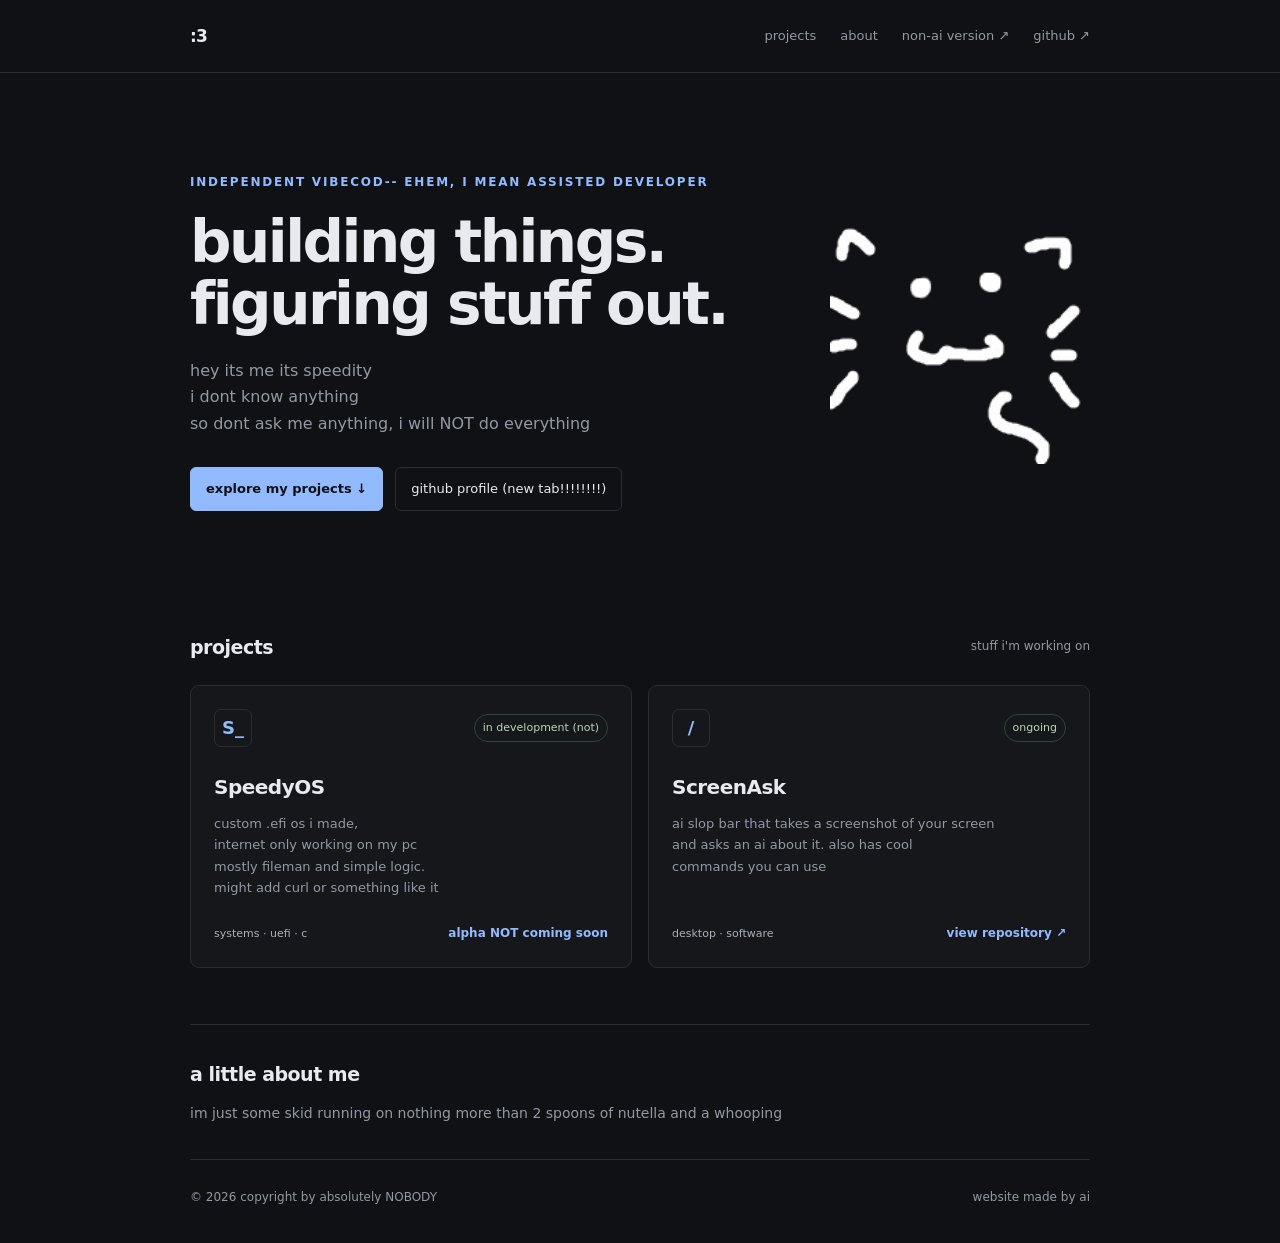
<file: index.html>
<!DOCTYPE html>
<html lang="en">
<head>
    <meta charset="UTF-8">
    <meta name="viewport" content="width=device-width, initial-scale=1.0">
    <meta name="theme-color" content="#101114">

    <title>speedy</title>
    <meta name="description" content="a collection of projects, experiments, and things i'm building.">

    <link rel="icon" href="/favicon.ico?v=10" type="image/x-icon">
    <link rel="stylesheet" href="/style.css">
</head>

<body>
    <header>
        <nav class="container">
            <a class="logo" href="#" aria-label="speedy home">
                :3
            </a>


<div class="nav-links">
    <a href="#projects">projects</a>
    <a href="#about">about</a>

    <a href="/human.html" class="version-link">
        non-ai version ↗
    </a>

    <a href="https://github.com/SpeedyNotHere"
       target="_blank"
       rel="noopener noreferrer">github ↗</a>
</div>

        </nav>
    </header>

    <main>
        <div class="container">

            <section class="hero" id="home">
                <div class="hero-content">
                    <div class="eyebrow">
                        independent vibecod-- ehem, i mean assisted developer
                    </div>

                    <h1>building things.<br>figuring stuff out.</h1>

                    <p>
                        hey its me its speedity
                        <br>i dont know anything
                        <br>so dont ask me anything, i will NOT do everything
                    </p>

                    <div class="hero-links">
                        <a class="button primary" href="#projects">
                            explore my projects ↓
                        </a>

                        <a class="button"
                           href="https://github.com/SpeedyNotHere"
                           target="_blank" rel="noopener noreferrer">
                            github profile (new tab!!!!!!!!)
                        </a>
                    </div>
                </div>

                <div class="hero-image">
                    <img src="/welcome.png"
                         alt="welcome to speedy's place :3">
                </div>
            </section>

            <section id="projects">
                <div class="section-heading">
                    <h2>projects</h2>
                    <span class="section-note">stuff i'm working on</span>
                </div>

                <div class="projects">
                    <article class="project">
                        <div class="project-top">
                            <div class="project-icon">S_</div>
                            <span class="status active">in development (not)</span>
                        </div>

                        <h3>SpeedyOS</h3>

                        <p>
                            custom .efi os i made,
                            <br>internet only working on my pc
                            <br>mostly fileman and simple logic.
                            <br>might add curl or something like it
                        </p>

                        <div class="project-footer">
                            <span class="tag">systems · uefi · c</span>
                            <span class="text-link">alpha NOT coming soon</span>
                        </div>
                    </article>

                    <article class="project">
                        <div class="project-top">
                            <div class="project-icon">/</div>
                            <span class="status active">ongoing</span>
                        </div>

                        <h3>ScreenAsk</h3>

                        <p>
                            ai slop bar that takes a screenshot of your screen
                            <br>and asks an ai about it. also has cool
                            <br>commands you can use
                        </p>

                        <div class="project-footer">
                            <span class="tag">desktop · software</span>

                            <a class="text-link"
                               href="https://github.com/SpeedyNotHere/screenask"
                               target="_blank"
                               rel="noopener noreferrer">
                                view repository ↗
                            </a>
                        </div>
                    </article>
                </div>
            </section>

            <section class="about" id="about">
                <h2>a little about me</h2>

                <p>
                    im just some skid running on nothing more than 2 spoons of nutella and a whooping
                </p>
            </section>

        </div>
    </main>

    <footer class="container">
        <span>© <span id="year"></span> copyright by absolutely NOBODY</span>
        <span>website made by ai</span>
    </footer>

    <script>
        document.getElementById("year").textContent =
            new Date().getFullYear();
    </script>
</body>
</html>
</file>
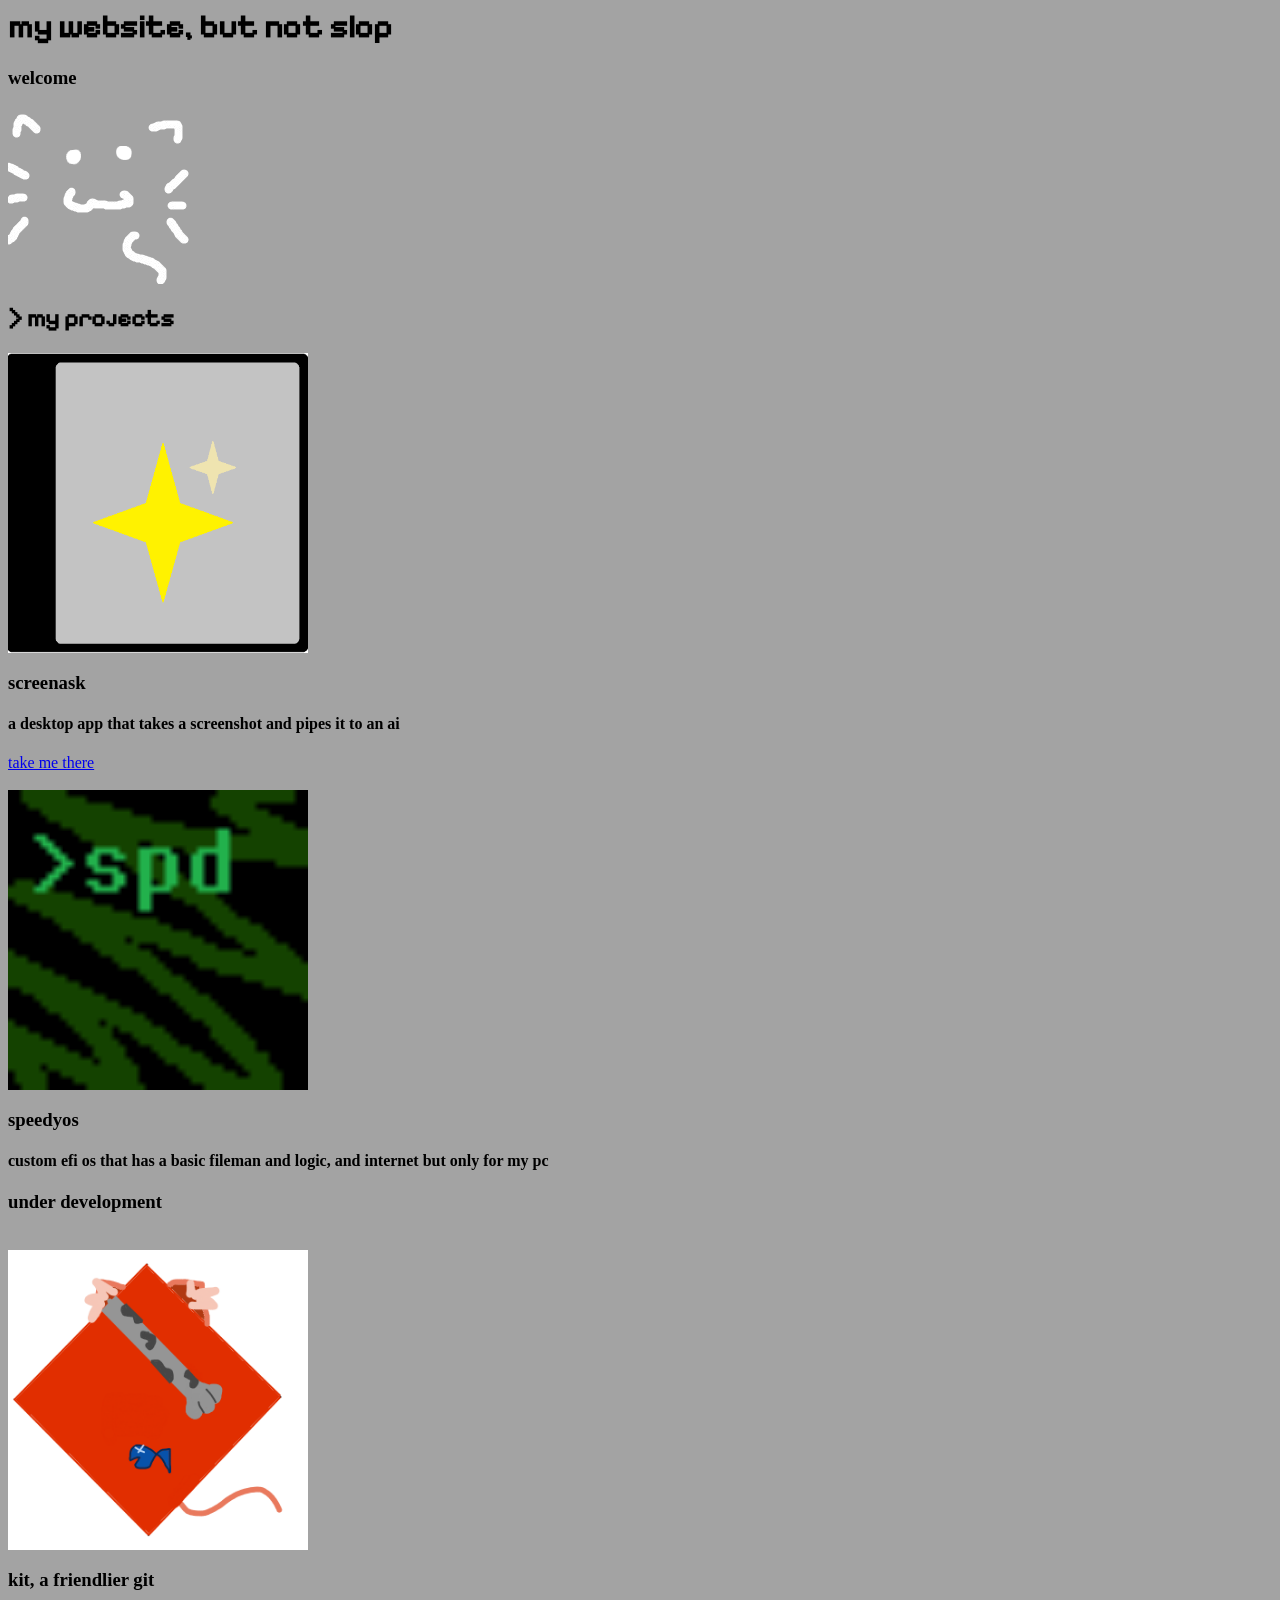
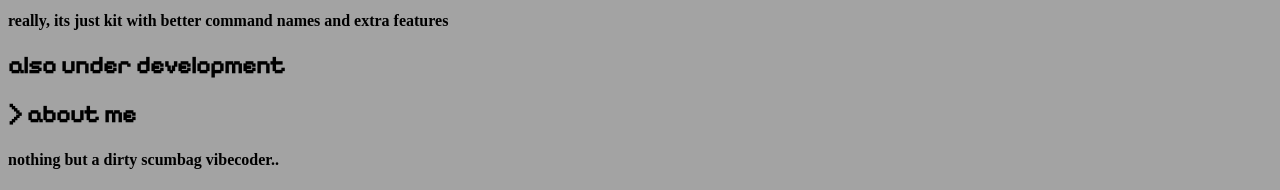
<file: human.html>
<!DOCTYPE=HTML>
<html>
    <head>
        <title>
            speedy (non-ai)
        </title>
        <link rel="icon" type="image/png" sizes="any" href="/favicon.png">
        <link rel="stylesheet" href="style-nonai.css">
    </head>
    <body style="background-color: #a3a3a3;">
        <h1>
            my website, but not slop
        </h1>
        <h3>
            welcome
        </h3>
        <img src="welcome.png">
        <h2>
            > my projects
        </h2>
        <img src="screenask_icon.png" alt="screnask logo" width="300" height="300">
        <h3>screenask</h3>
        <h4>a desktop app that takes a screenshot and pipes it to an ai</h4>
        <a href="https://github.com/SpeedyNotHere/screenask">take me there</a>
        <br>
        <br>

        <img src="speedyos_icon.png" width="300" height="300">
        <h3>speedyos</h3>
        <h4>custom efi os that has a basic fileman and logic, and internet but only for my pc</h4>
        <h3>under development</h3>
        <br>
        <img src="kit_logo.png" width="300" height="300">
        <h3>kit, a friendlier git</h3>
        <h4>really, its just kit with better command names and extra features</h4>
        <h2> also under development</h2>

        <h2>> about me</h2>
        <h4>nothing but a dirty scumbag vibecoder..</h4>

    </body>
</html>
</file>
<file: style.css>
:root {
    color-scheme: dark;
    --bg: #101114;
    --panel: #15171b;
    --border: #292c33;
    --text: #e8eaf0;
    --muted: #9298a5;
    --accent: #91baff;
}

* {
    box-sizing: border-box;
    margin: 0;
    padding: 0;
}

html {
    scroll-behavior: smooth;
}

body {
    background: var(--bg);
    color: var(--text);
    font-family: "Segoe UI", system-ui, sans-serif;
    line-height: 1.65;
    -webkit-font-smoothing: antialiased;
}

a {
    color: inherit;
    text-decoration: none;
}

.container {
    width: min(900px, calc(100% - 40px));
    margin-inline: auto;
}

header {
    border-bottom: 1px solid var(--border);
}

nav {
    min-height: 72px;
    display: flex;
    align-items: center;
    justify-content: space-between;
    gap: 20px;
}

.logo {
    font-size: 17px;
    font-weight: 700;
    letter-spacing: -0.7px;
}

.logo span {
    color: var(--accent);
}

.nav-links {
    display: flex;
    gap: 24px;
    color: var(--muted);
    font-size: 13px;
}

.nav-links a:hover,
.text-link:hover {
    color: var(--accent);
}

/* hero layout */

.hero {
    display: flex;
    align-items: center;
    justify-content: space-between;
    gap: 35px;
    padding: 100px 0 85px;
}

.hero-content {
    flex: 1;
    min-width: 0;
}

.eyebrow {
    color: var(--accent);
    font-size: 12px;
    font-weight: 600;
    letter-spacing: 1.8px;
    text-transform: uppercase;
}

h1 {
    max-width: 650px;
    margin-top: 18px;
    font-size: clamp(38px, 5vw, 58px);
    line-height: 1.08;
    letter-spacing: -2.5px;
    font-weight: 650;
}

.hero p {
    max-width: 510px;
    margin-top: 22px;
    color: var(--muted);
    font-size: 16px;
}

.hero-links {
    display: flex;
    flex-wrap: wrap;
    gap: 12px;
    margin-top: 30px;
}

.hero-image {
    flex: 0 0 260px;
    width: 260px;
    height: 280px;
    display: flex;
    align-items: center;
    justify-content: center;
    overflow: hidden;
    background: transparent;
    border: none;
    border-radius: 0;
}

.hero-image img {
    display: block;
    width: 100%;
    height: 100%;
    object-fit: contain;
    background: transparent;
}

.hero-image img {
    display: block;
    width: 100%;
    height: 100%;
    object-fit: contain;
}

/* buttons */

.button {
    display: inline-flex;
    align-items: center;
    justify-content: center;
    padding: 10px 15px;
    border: 1px solid var(--border);
    border-radius: 6px;
    font-size: 13px;
    transition: border-color 150ms, background 150ms;
}

.button:hover {
    border-color: #525966;
    background: #1b1e24;
}

.button.primary {
    color: #101114;
    background: var(--accent);
    border-color: var(--accent);
    font-weight: 600;
}

.button.primary:hover {
    background: #b2d0ff;
}

/* sections */

section:not(.hero) {
    padding: 36px 0 56px;
}

.section-heading {
    display: flex;
    align-items: center;
    justify-content: space-between;
    gap: 16px;
    margin-bottom: 22px;
}

h2 {
    font-size: 19px;
    letter-spacing: -0.5px;
}

.section-note {
    color: var(--muted);
    font-size: 12px;
}

/* project cards */

.projects {
    display: grid;
    grid-template-columns: repeat(2, minmax(0, 1fr));
    gap: 16px;
}

.project {
    display: flex;
    flex-direction: column;
    min-height: 260px;
    padding: 23px;
    border: 1px solid var(--border);
    border-radius: 9px;
    background: var(--panel);
    transition: border-color 180ms, transform 180ms;
}

.project:hover {
    border-color: #444b58;
    transform: translateY(-2px);
}

.project-top {
    display: flex;
    align-items: center;
    justify-content: space-between;
    gap: 12px;
}

.project-icon {
    display: grid;
    place-items: center;
    width: 38px;
    height: 38px;
    border: 1px solid var(--border);
    border-radius: 7px;
    color: var(--accent);
    font-size: 18px;
    font-weight: 700;
}

.status {
    color: var(--muted);
    font-size: 11px;
    border: 1px solid var(--border);
    padding: 4px 8px;
    border-radius: 20px;
}

.status.active {
    color: #b6d7bd;
    border-color: #304638;
}

.project h3 {
    margin-top: 24px;
    font-size: 20px;
    letter-spacing: -0.5px;
}

.project p {
    margin-top: 9px;
    color: var(--muted);
    font-size: 13px;
}

.project-footer {
    display: flex;
    align-items: center;
    justify-content: space-between;
    gap: 12px;
    margin-top: auto;
    padding-top: 25px;
}

.tag {
    color: #a9afbb;
    font-size: 11px;
}

.text-link {
    color: var(--accent);
    font-size: 12px;
    font-weight: 600;
}

/* about section */

.about {
    border-top: 1px solid var(--border);
    border-bottom: 1px solid var(--border);
    padding: 34px 0 !important;
}

.about p {
    max-width: 650px;
    margin-top: 12px;
    color: var(--muted);
    font-size: 14px;
}

/* footer */

footer {
    display: flex;
    justify-content: space-between;
    gap: 16px;
    padding: 28px 0 35px;
    color: var(--muted);
    font-size: 12px;
}

/* smaller screens */

@media (max-width: 700px) {
    .hero {
        gap: 24px;
        padding: 72px 0 58px;
    }

    .hero-image {
        flex-basis: 210px;
        width: 210px;
        height: 230px;
    }

    h1 {
        font-size: clamp(34px, 5vw, 46px);
        letter-spacing: -1.8px;
    }

    .eyebrow {
        font-size: 10px;
        letter-spacing: 1.2px;
    }

    .hero p {
        font-size: 14px;
    }

    .hero-links {
        flex-direction: column;
        align-items: flex-start;
    }
}

@media (max-width: 560px) {
    .hero {
        flex-direction: column;
        align-items: stretch;
        padding: 60px 0 50px;
    }

    .hero-image {
        flex: none;
        width: 100%;
        height: 220px;
    }

    h1 {
        font-size: clamp(38px, 10vw, 52px);
    }

    .projects {
        grid-template-columns: 1fr;
    }

    .project {
        min-height: 235px;
    }

    .nav-links {
        gap: 14px;
    }

    .nav-links a {
        font-size: 12px;
    }

    footer {
        flex-direction: column;
    }

    .section-heading {
        align-items: flex-start;
        flex-direction: column;
        gap: 4px;
    }
}

@media (prefers-reduced-motion: reduce) {
    html {
        scroll-behavior: auto;
    }

    *,
    *::before,
    *::after {
        transition-duration: 0.01ms !important;
    }
}
</file>
<file: style-nonai.css>
@font-face {
    font-family: "myfont";
    src: url("/fonts/font.ttf") format("truetype");
    font-weight: 400;
    font-style: normal;
    font-display: swap;
}

h1, h2 {
    font-family: "myfont", sans-serif;
}
</file>
